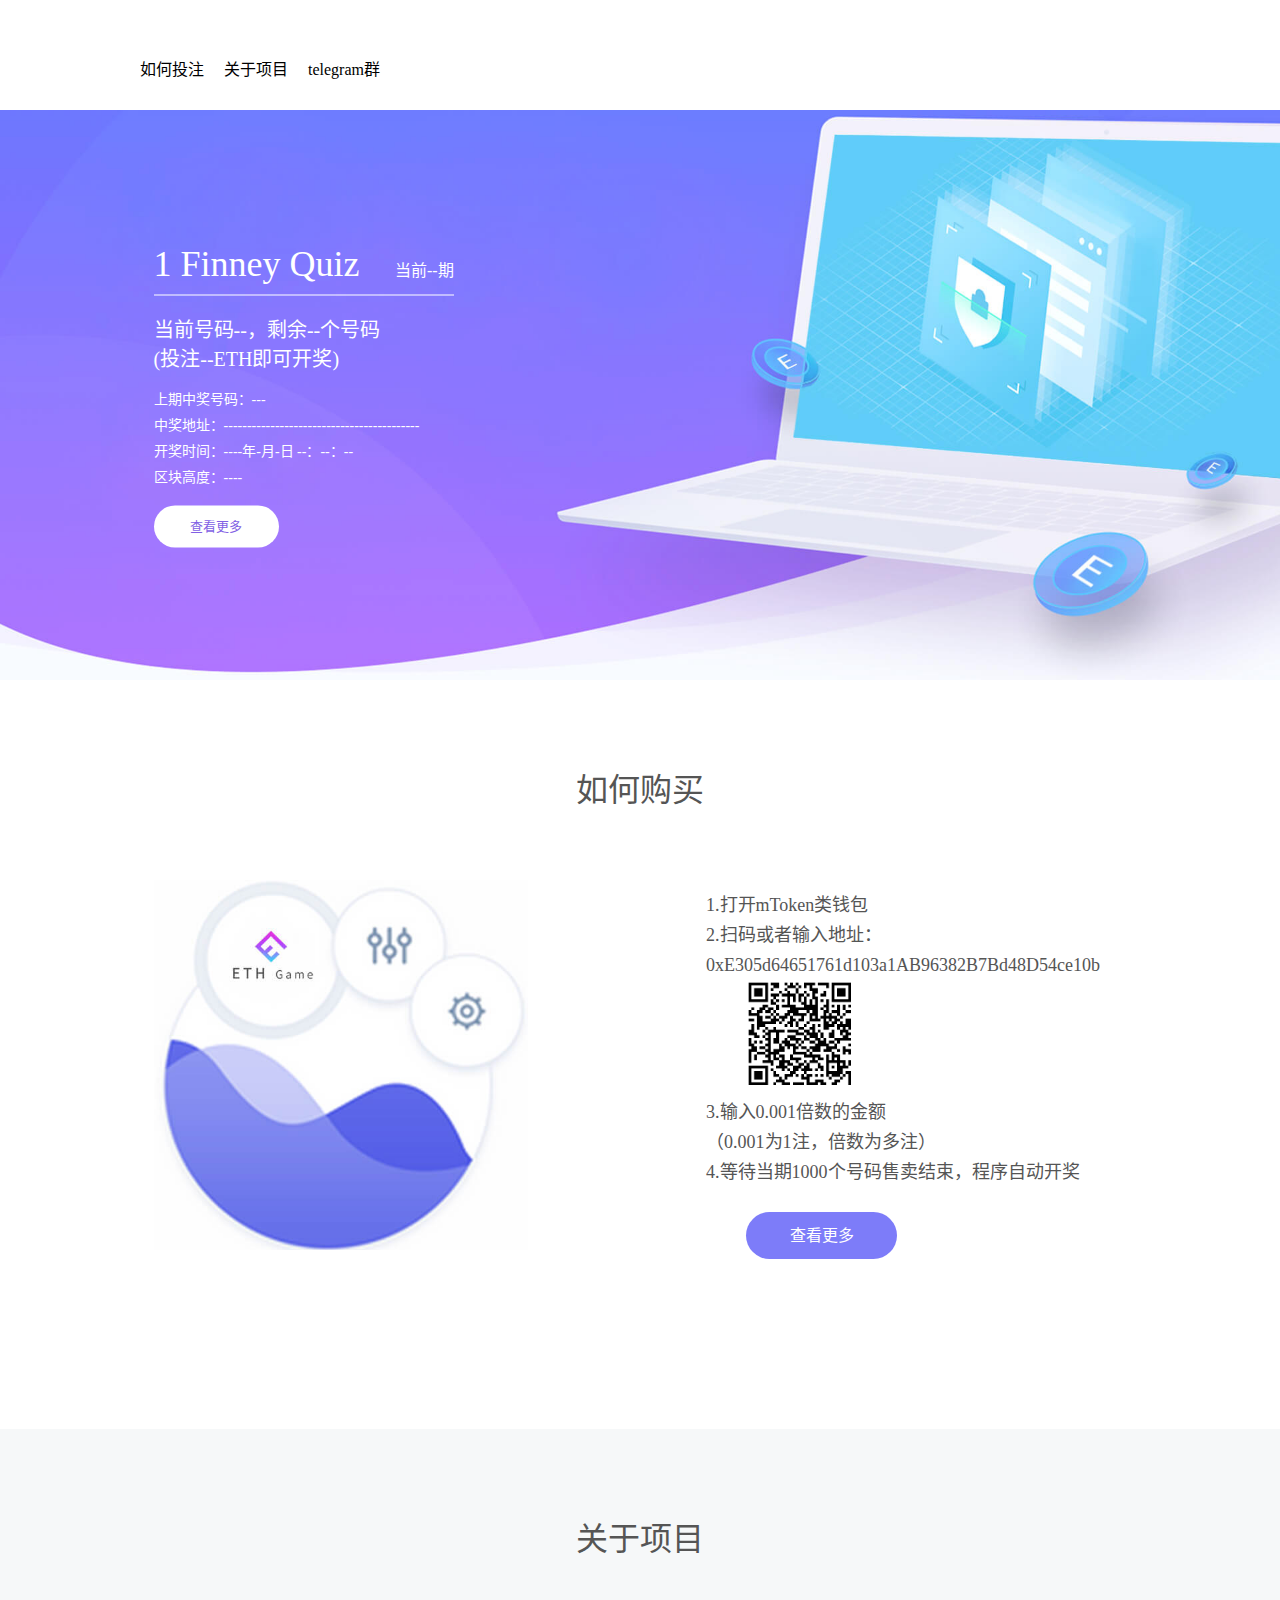
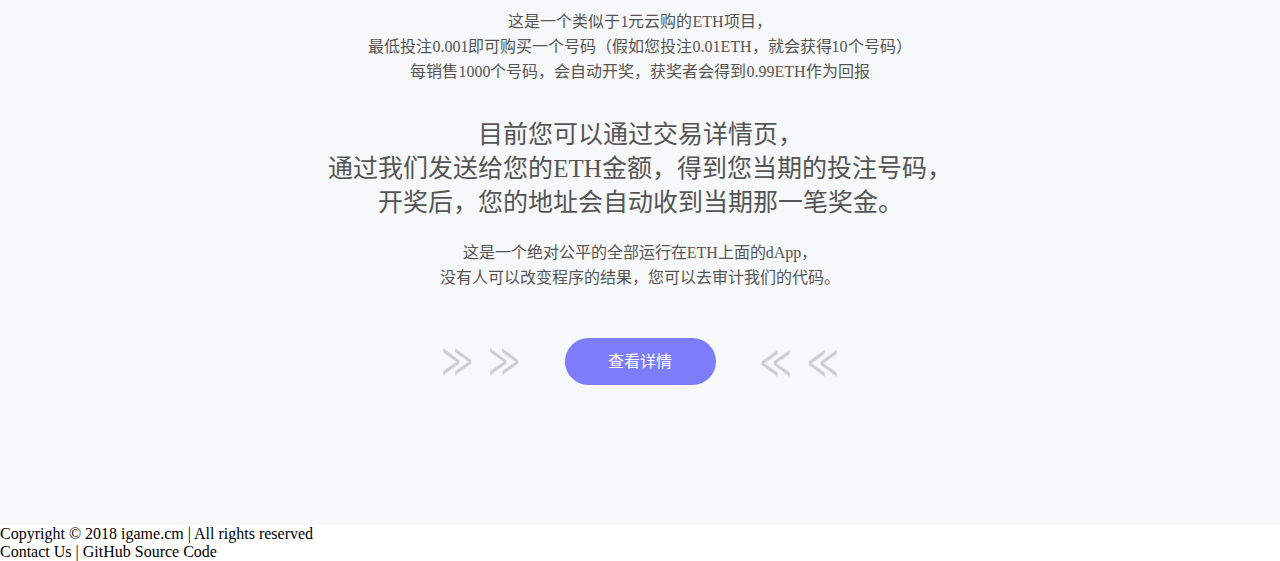
<file: index.html>
<!DOCTYPE html>
<html lang="zh-CN">
<head>
    <meta charset="utf-8">
    <title>iGame.cm | 1 Finney Quiz | ETH 1元竞猜 | Ethereum Game Website </title>
    <meta name=”description” content='1 Finney Quiz | ETH 1元竞猜 | ETH dApp 游戏 | Ethereum dApp Game | iGame.cm'>
    <meta name=”keyword” content='iGame.cm,1 Finney Quiz,ETH 1元竞猜,Ethereum游戏,ETH dApp 游戏,Ethereum dApp Game'>
    <link rel="shortcut icon" href="favicon.ico" />
    <link href="css/common.css" rel="stylesheet">
    <link href="css/index.css" rel="stylesheet">
</head>
<body>
<nav>
    <div class="container-wide">
        <div class="row">
            <div class="col m3">
                <a href="#" class="logo"></a>
            </div>
            <div class="col m9">
                <div class="navBar">
                    <ul>
                        <li>
                            <a href="#buy">如何投注</a>
                        </li>
                        <li>
                            <a href="#about">关于项目</a>
                        </li>
                        <li>
                            <a href="https://t.me/joinchat/F0GpYg9HTu4_4dQbL8sVLg" target="_blank">telegram群</a>
                        </li>
                    </ul>
                </div>
            </div>
        </div>
    </div>
</nav>
<div class="container">
    <div class="first-part content">
        <div class="first-part-cont">
            <div class="head">
                <span class="title">1 Finney Quiz</span>
                <span class="current-period">当前<span id="current-period">--</span>期</span>
            </div>
            <div class="cont">
                <div>当前号码<span id="current-num">--</span>，剩余<span id="remain-num">--</span>个号码</div>
                <div>(投注<span id="remain-eth-num">--</span>ETH即可开奖)</div>
            </div>
            <div class="info">
                <div class="row">
                    <div class="col m5">上期中奖号码：<span id="prize-num">---</span></div>
                </div>
                <div class="row">
                    <div class="col m5">中奖地址：<span id="prize-address">------------------------------------------</span></div>
                </div>
                <div class="row">
                    <div class="col m5">开奖时间：<span id="prize-time">----年-月-日 --：--：--</span></div>
                </div>
                <div class="row">
                    <div class="col m5">区块高度：<span id="block-height">----</span></div>
                </div>
            </div>
            <div class="btn">
                <a class="more-btn" href="history.html" target="_blank">查看更多</a>
            </div>
        </div>
    </div>
    <div class="second-part content" id="buy">
        <div class="title">如何购买</div>
        <div class="cont">
            <div class="left"><img src="img/bg-index-left.jpg"></div>
            <div class="right">
                <ul>
                    <li>1.打开mToken类钱包</li>
                    <li>2.扫码或者输入地址：0xE305d64651761d103a1AB96382B7Bd48D54ce10b
                        <img src="img/qrcode.png" />
                    </li>
                    <li>3.输入0.001倍数的金额<br/>（0.001为1注，倍数为多注）</li>
                    <li>4.等待当期1000个号码售卖结束，程序自动开奖</li>
                </ul>
                <a href="detail-how-to-buy.html" class="right-btn">查看更多</a>
            </div>
        </div>
    </div>
    <div class="third-part content" id="about">
        <div class="title">关于项目</div>
        <div class="cont">
            <div>
                <p>这是一个类似于1元云购的ETH项目，</p>
                <p>最低投注0.001即可购买一个号码（假如您投注0.01ETH，就会获得10个号码）</p>
                <p>每销售1000个号码，会自动开奖，获奖者会得到0.99ETH作为回报</p>
            </div>
            <div class="middle">
                <p>目前您可以通过交易详情页，</p>
                <p>通过我们发送给您的ETH金额，得到您当期的投注号码，</p>
                <p>开奖后，您的地址会自动收到当期那一笔奖金。</p>
            </div>
            <div>
                <p>这是一个绝对公平的全部运行在ETH上面的dApp，</p>
                <p>没有人可以改变程序的结果，您可以去审计我们的代码。</p>
            </div>

        </div>
        <div class="btn">
            <a href="detail-about-project.html">查看详情</a>
        </div>
    </div>
</div>
<footer>
    <div class="left">Copyright © 2018 igame.cm | All rights reserved</div>
    <div class="right"><a href="mailto:ysensei2018@gmail.com">Contact Us</a> | <a href="https://github.com/ysensei" target="_blank">GitHub Source Code</a></div>
</footer>

<script charset="utf-8" src="js/jquery-3.1.1.min.js" type="text/javascript"></script>
<script charset="utf-8" src="js/ethers-v2.min.js" type="text/javascript"></script>
<script type="text/javascript">

    var contractAddress = '0xE305d64651761d103a1AB96382B7Bd48D54ce10b';
    var abi = '[{"constant":true,"inputs":[],"name":"getCurrentPeriod","outputs":[{"name":"","type":"uint256"}],"payable":false,"stateMutability":"view","type":"function"},{"constant":true,"inputs":[],"name":"getBalance","outputs":[{"name":"","type":"uint256"}],"payable":false,"stateMutability":"view","type":"function"},{"constant":true,"inputs":[{"name":"","type":"uint256"}],"name":"winnersResult","outputs":[{"name":"","type":"uint256"}],"payable":false,"stateMutability":"view","type":"function"},{"constant":true,"inputs":[],"name":"getCurrentNumber","outputs":[{"name":"","type":"uint256"}],"payable":false,"stateMutability":"view","type":"function"},{"constant":false,"inputs":[{"name":"addr","type":"address"},{"name":"amount","type":"uint256"}],"name":"getEthers","outputs":[],"payable":true,"stateMutability":"payable","type":"function"},{"constant":true,"inputs":[],"name":"owner","outputs":[{"name":"","type":"address"}],"payable":false,"stateMutability":"view","type":"function"},{"constant":true,"inputs":[{"name":"pd","type":"uint256"}],"name":"getPrizeResult","outputs":[{"name":"","type":"address"},{"name":"","type":"uint256"},{"name":"","type":"uint256"}],"payable":false,"stateMutability":"view","type":"function"},{"inputs":[],"payable":true,"stateMutability":"payable","type":"constructor"},{"payable":true,"stateMutability":"payable","type":"fallback"}]';

    var network = ethers.providers.networks.ropsten;
    var provider = ethers.providers.getDefaultProvider(network); //ropsten测试网络

    //var provider = ethers.providers.getDefaultProvider();
    var contract = new ethers.Contract(contractAddress, abi, provider);

    function getCurrentNum() {
        contract.getCurrentNumber().then(function (result) {
            console.log('CurrentNumber is: ' + result);
            $("#current-num").text(result)
            var num = 1000-parseInt(result)
            $("#remain-num").text(num)
            $("#remain-eth-num").text(num*0.001)
        });
    }

    function getCurrentPeriod() {
        contract.getCurrentPeriod().then(function (result) {
            console.log('currentPeriod is: ' + result);
            $("#current-period").text(result);
            getPrizeResult(--result);
        });
    }

    function getPrizeResult(number) {
        contract.getPrizeResult(number).then(function (result) {
            console.log('PrizeResult is: ' + result);
            $("#prize-num").text(result[1]);
            $("#prize-address").text(result[0]);
            $("#block-height").text(result[2]);
            getTimestamp(parseInt(result[2]));
        });
    }

    function getTimestamp(number) {
        provider.getBlock(number).then(function(block) {
            console.log('blockInfo is: '+block.timestamp);
            var date = new Date();
            date.setTime(block.timestamp * 1000);
            console.log(date.toLocaleString());
            $("#prize-time").text(date.toLocaleString());
        });
    }

    getCurrentNum();
    getCurrentPeriod();

</script>

</body>
</html>
</file>
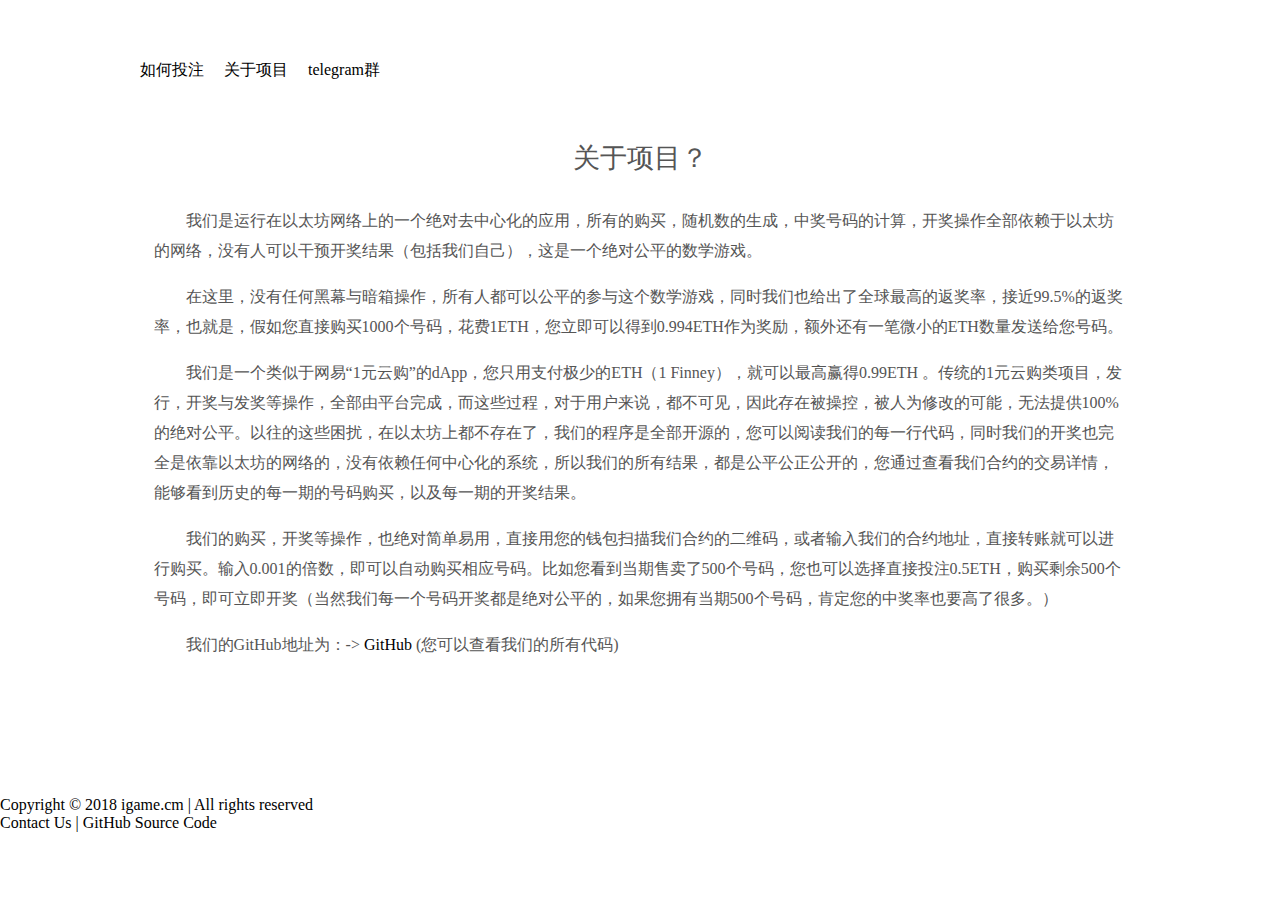
<file: detail-about-project.html>
<!DOCTYPE html>
<html lang="en">
<head>
    <meta charset="UTF-8">
    <title> 关于ETH1元竞猜 |About 1 Finney Quiz |iGame.cm |Ethereum Game Website </title>
    <meta name=”description” content='关于ETH1元竞猜 | 1 Finney Quiz | ETH 1元竞猜 | ETH dApp 游戏 | Ethereum dApp Game | iGame.cm'>
    <meta name=”keyword” content='iGame.cm,1 Finney Quiz,ETH 1元竞猜,Ethereum游戏,ETH dApp 游戏,Ethereum dApp Game'>
    <link rel="shortcut icon" href="favicon.ico" />
    <link href="css/common.css" rel="stylesheet">
    <link href="css/detail.css" rel="stylesheet">
</head>
<body>
<nav>
    <div class="container-wide">
        <div class="row">
            <div class="col m3">
                <a href="index.html" class="logo"></a>
            </div>
            <div class="col m9">
                <div class="navBar">
                    <ul>
                        <li>
                            <a href="index.html#buy">如何投注</a>
                        </li>
                        <li>
                            <a href="index.html#about">关于项目</a>
                        </li>
                        <li>
                            <a href="https://t.me/joinchat/F0GpYg9HTu4_4dQbL8sVLg" target="_blank">telegram群</a>
                        </li>
                    </ul>
                </div>
            </div>
        </div>
    </div>
</nav>
<div class="container">
    <div class="title">关于项目？</div>
    <div class="cont">
        <p>我们是运行在以太坊网络上的一个绝对去中心化的应用，所有的购买，随机数的生成，中奖号码的计算，开奖操作全部依赖于以太坊的网络，没有人可以干预开奖结果（包括我们自己），这是一个绝对公平的数学游戏。</p>
        <p>在这里，没有任何黑幕与暗箱操作，所有人都可以公平的参与这个数学游戏，同时我们也给出了全球最高的返奖率，接近99.5%的返奖率，也就是，假如您直接购买1000个号码，花费1ETH，您立即可以得到0.994ETH作为奖励，额外还有一笔微小的ETH数量发送给您号码。</p>
        <p>我们是一个类似于网易“1元云购”的dApp，您只用支付极少的ETH（1 Finney），就可以最高赢得0.99ETH 。传统的1元云购类项目，发行，开奖与发奖等操作，全部由平台完成，而这些过程，对于用户来说，都不可见，因此存在被操控，被人为修改的可能，无法提供100%的绝对公平。以往的这些困扰，在以太坊上都不存在了，我们的程序是全部开源的，您可以阅读我们的每一行代码，同时我们的开奖也完全是依靠以太坊的网络的，没有依赖任何中心化的系统，所以我们的所有结果，都是公平公正公开的，您通过查看我们合约的交易详情，能够看到历史的每一期的号码购买，以及每一期的开奖结果。</p>

        <p>我们的购买，开奖等操作，也绝对简单易用，直接用您的钱包扫描我们合约的二维码，或者输入我们的合约地址，直接转账就可以进行购买。输入0.001的倍数，即可以自动购买相应号码。比如您看到当期售卖了500个号码，您也可以选择直接投注0.5ETH，购买剩余500个号码，即可立即开奖（当然我们每一个号码开奖都是绝对公平的，如果您拥有当期500个号码，肯定您的中奖率也要高了很多。）</p>
        <p>我们的GitHub地址为：-> <a href="https://github.com/ysensei" target="_blank">GitHub</a> (您可以查看我们的所有代码) </p>
    </div>
</div>
</body>

<footer>
    <div class="left">Copyright © 2018 igame.cm | All rights reserved</div>
    <div class="right"><a href="mailto:ysensei2018@gmail.com">Contact Us</a> | <a href="https://github.com/ysensei" target="_blank">GitHub Source Code</a></div>
</footer>
</html>
</file>
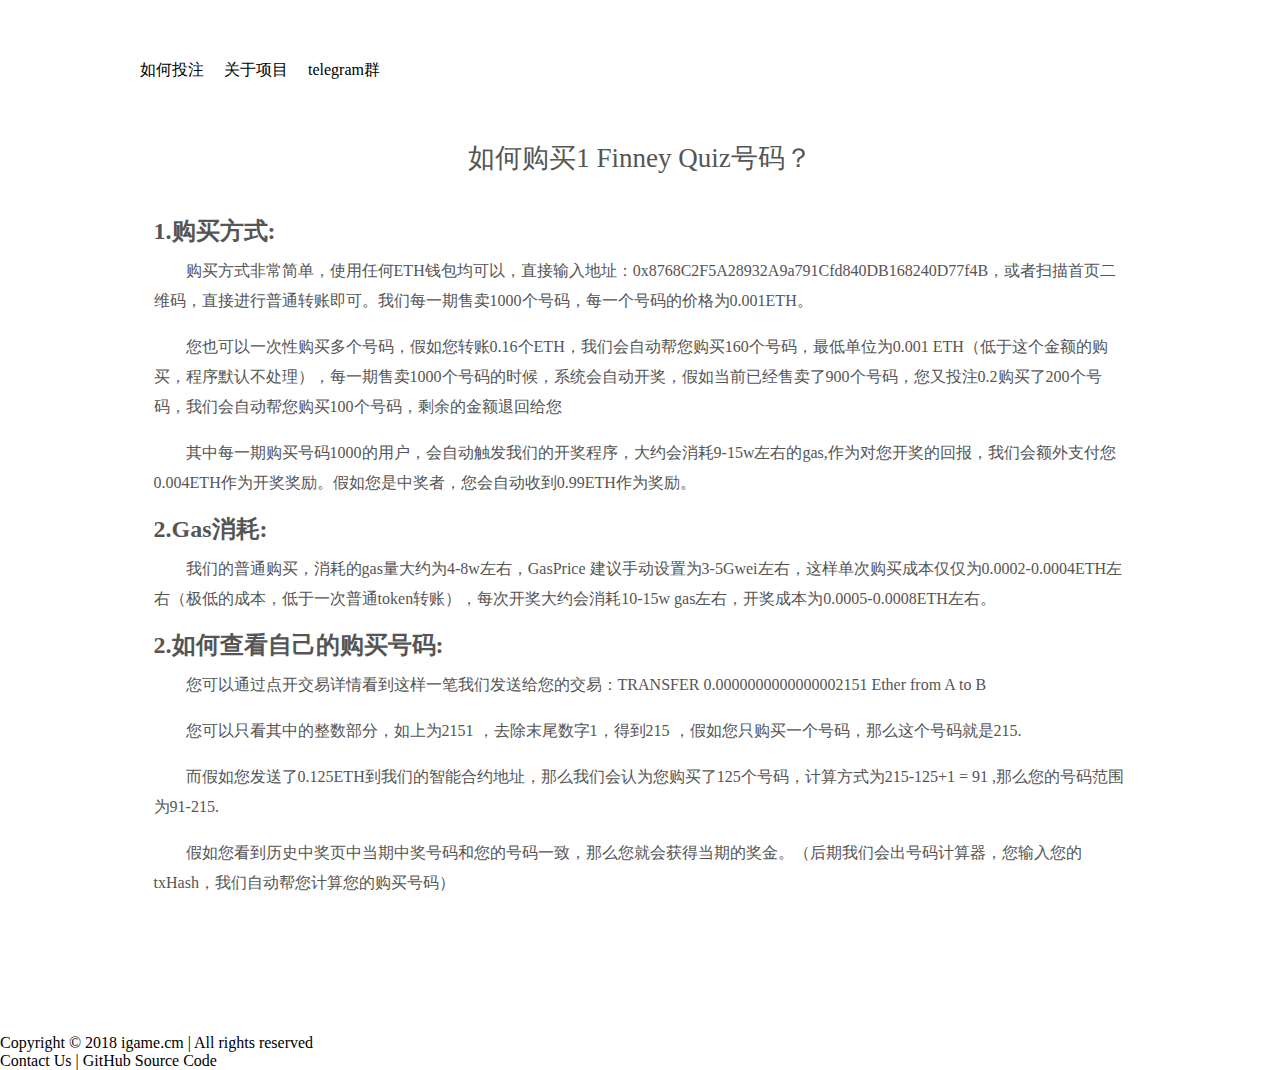
<file: detail-how-to-buy.html>
<!DOCTYPE html>
<html lang="en">
<head>
    <meta charset="UTF-8">
    <title> 如何购买ETH1元竞猜号码？ |how to buy 1 Finney Quiz number ?|iGame.cm |Ethereum Game Website </title>
    <meta name=”description” content='如何购买ETH1元竞猜号码 | how to buy 1 Finney Quiz number? | ETH 1元竞猜 | ETH dApp 游戏 | Ethereum dApp Game | iGame.cm'>
    <meta name=”keyword” content='iGame.cm,1 Finney Quiz,ETH 1元竞猜,Ethereum游戏,ETH dApp 游戏,Ethereum dApp Game'>
    <link href="css/common.css" rel="stylesheet">
    <link href="css/detail.css" rel="stylesheet">
</head>
<body>
<nav>
    <div class="container-wide">
        <div class="row">
            <div class="col m3">
                <a href="index.html" class="logo"></a>
            </div>
            <div class="col m9">
                <div class="navBar">
                    <ul>
                        <li>
                            <a href="index.html#buy">如何投注</a>
                        </li>
                        <li>
                            <a href="index.html#about">关于项目</a>
                        </li>
                        <li>
                            <a href="https://t.me/joinchat/F0GpYg9HTu4_4dQbL8sVLg" target="_blank">telegram群</a>
                        </li>
                    </ul>
                </div>
            </div>
        </div>
    </div>
</nav>
<div class="container">
    <div class="title">如何购买1 Finney Quiz号码？</div>
    <div class="cont">
        <div class="category">1.购买方式:</div>
        <p>购买方式非常简单，使用任何ETH钱包均可以，直接输入地址：0x8768C2F5A28932A9a791Cfd840DB168240D77f4B，或者扫描首页二维码，直接进行普通转账即可。我们每一期售卖1000个号码，每一个号码的价格为0.001ETH。</p>
        <p>您也可以一次性购买多个号码，假如您转账0.16个ETH，我们会自动帮您购买160个号码，最低单位为0.001 ETH（低于这个金额的购买，程序默认不处理），每一期售卖1000个号码的时候，系统会自动开奖，假如当前已经售卖了900个号码，您又投注0.2购买了200个号码，我们会自动帮您购买100个号码，剩余的金额退回给您</p>
        <p>其中每一期购买号码1000的用户，会自动触发我们的开奖程序，大约会消耗9-15w左右的gas,作为对您开奖的回报，我们会额外支付您0.004ETH作为开奖奖励。假如您是中奖者，您会自动收到0.99ETH作为奖励。</p>

        <div class="category">2.Gas消耗:</div>
        <p>我们的普通购买，消耗的gas量大约为4-8w左右，GasPrice 建议手动设置为3-5Gwei左右，这样单次购买成本仅仅为0.0002-0.0004ETH左右（极低的成本，低于一次普通token转账），每次开奖大约会消耗10-15w gas左右，开奖成本为0.0005-0.0008ETH左右。</p>

        <div class="category">2.如何查看自己的购买号码:</div>
        <p>您可以通过点开交易详情看到这样一笔我们发送给您的交易：TRANSFER  0.0000000000000002151 Ether from A to B</p>
        <p>	您可以只看其中的整数部分，如上为2151 ，去除末尾数字1，得到215 ，假如您只购买一个号码，那么这个号码就是215.</p>
        <p>而假如您发送了0.125ETH到我们的智能合约地址，那么我们会认为您购买了125个号码，计算方式为215-125+1 = 91 ,那么您的号码范围为91-215.</p>
        <p> 假如您看到历史中奖页中当期中奖号码和您的号码一致，那么您就会获得当期的奖金。（后期我们会出号码计算器，您输入您的txHash，我们自动帮您计算您的购买号码）</p>
    </div>
</div>
</body>

<footer>
    <div class="left">Copyright © 2018 igame.cm | All rights reserved</div>
    <div class="right"><a href="mailto:ysensei2018@gmail.com">Contact Us</a> | <a href="https://github.com/ysensei" target="_blank">GitHub Source Code</a></div>
</footer>
</html>
</file>
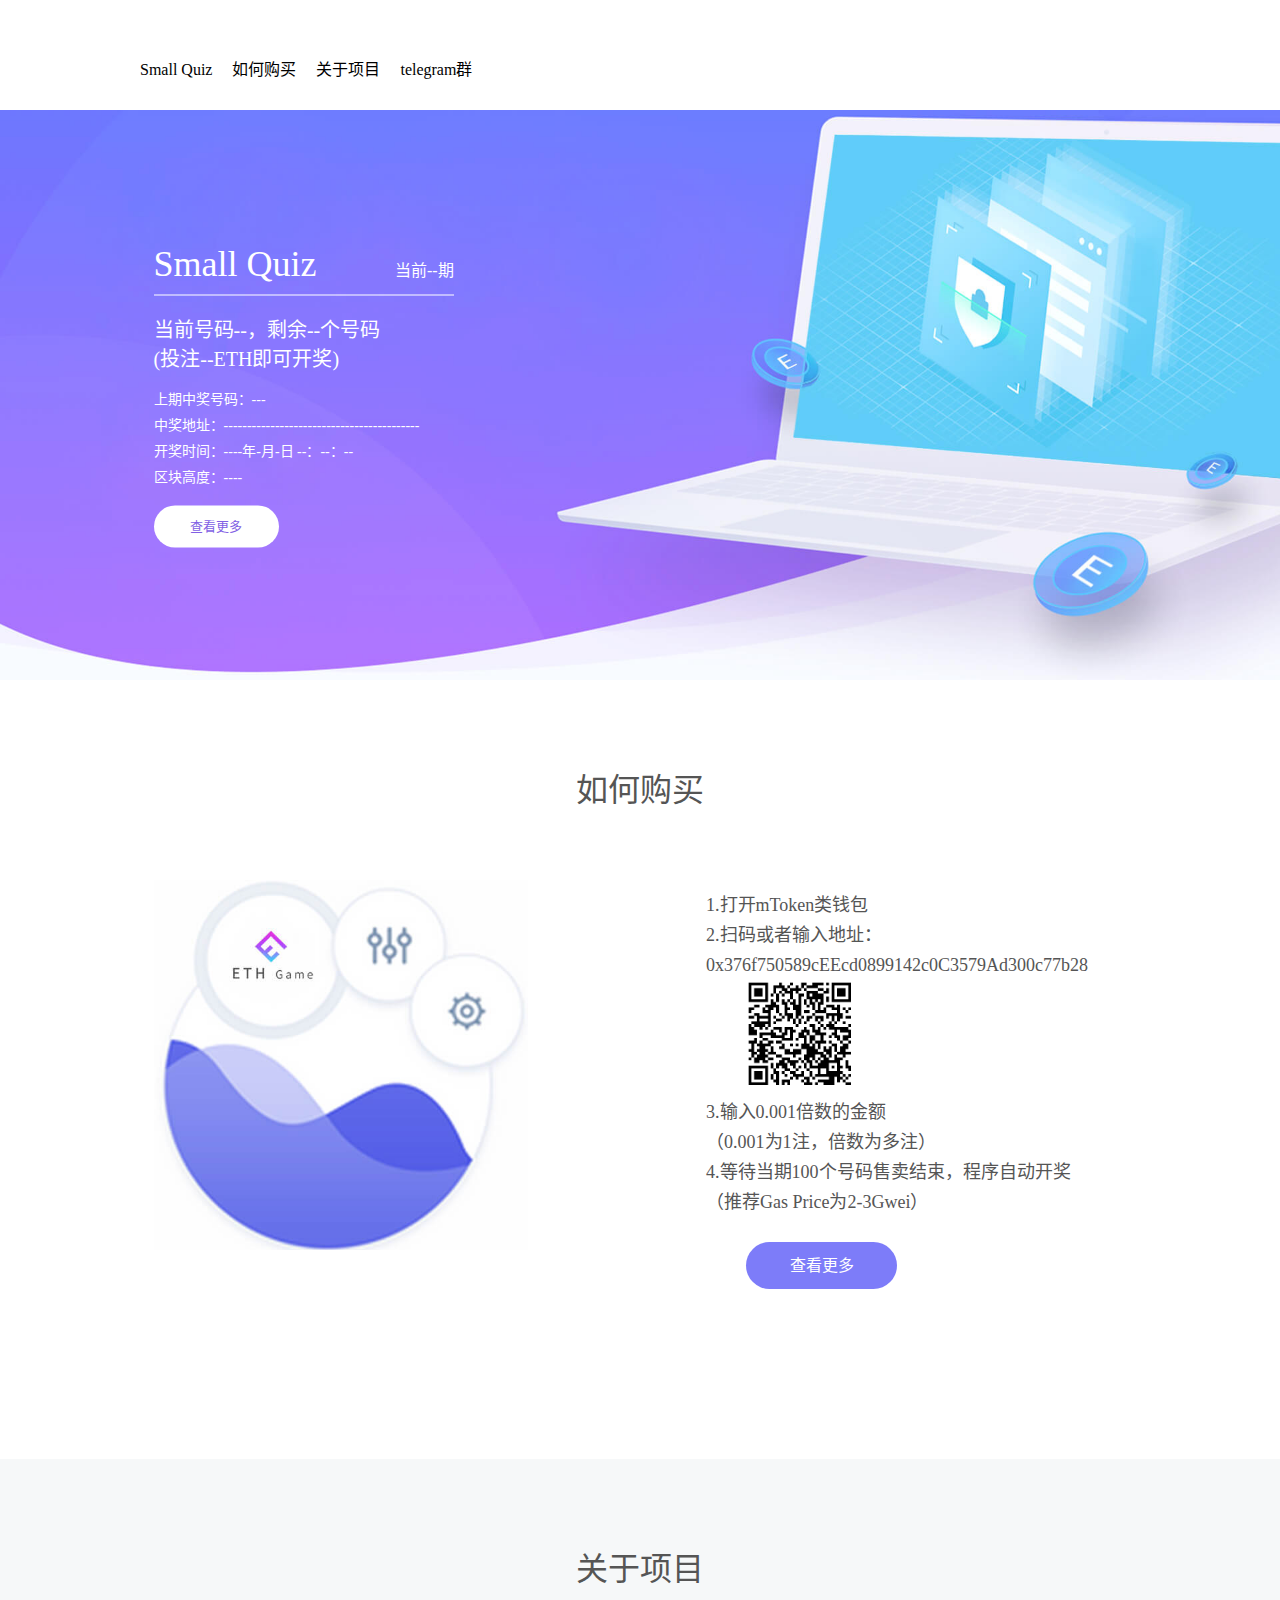
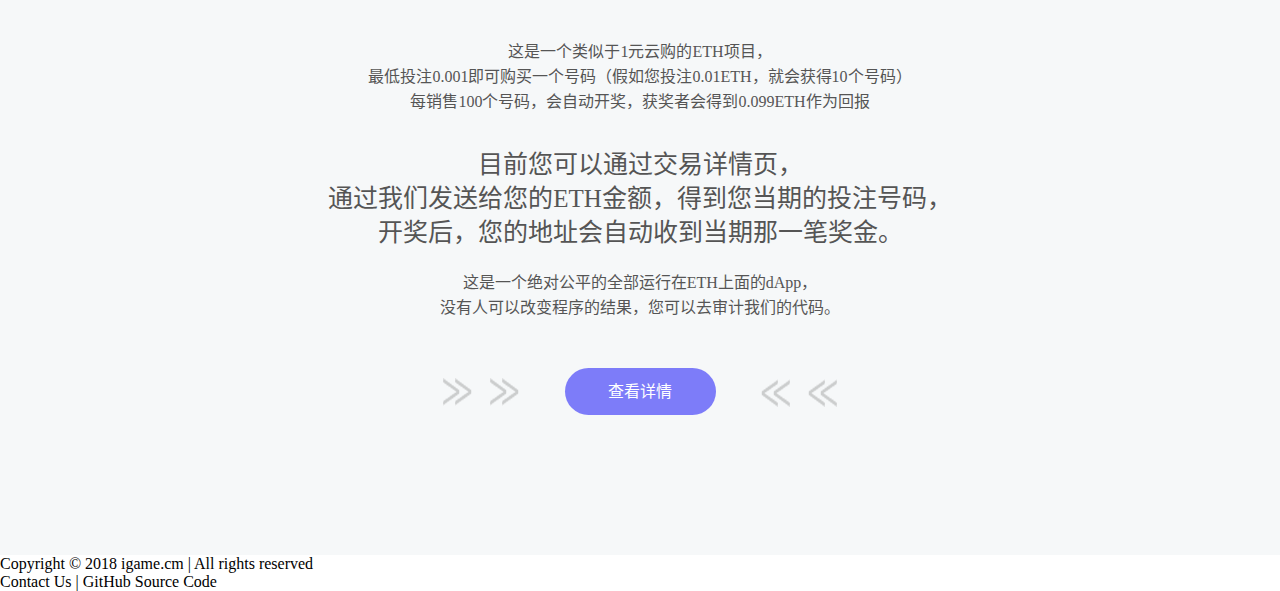
<file: small-quiz.html>
<!DOCTYPE html>
<html lang="zh-CN">
<head>
    <meta charset="utf-8">
    <title>iGame.cm | 1 Finney Quiz | ETH 1元竞猜 | Ethereum Game Website </title>
    <meta name=”description” content='1 Finney Quiz | ETH 1元竞猜 | ETH dApp 游戏 | Ethereum dApp Game | iGame.cm'>
    <meta name=”keyword” content='iGame.cm,1 Finney Quiz,ETH 1元竞猜,Ethereum游戏,ETH dApp 游戏,Ethereum dApp Game'>
    <link rel="shortcut icon" href="favicon.ico" />
    <link href="css/common.css" rel="stylesheet">
    <link href="css/index.css" rel="stylesheet">
</head>
<body>
<nav>
    <div class="container-wide">
        <div class="row">
            <div class="col m3">
                <a href="#" class="logo"></a>
            </div>
            <div class="col m9">
                <div class="navBar">
                    <ul>
                        <li>
                            <a href="small-quiz.html">Small Quiz</a>
                        </li>
                        <li>
                            <a href="#buy">如何购买</a>
                        </li>
                        <li>
                            <a href="#about">关于项目</a>
                        </li>
                        <li>
                            <a href="https://t.me/joinchat/F0GpYg9HTu4_4dQbL8sVLg" target="_blank">telegram群</a>
                        </li>
                    </ul>
                </div>
            </div>
        </div>
    </div>
</nav>
<div class="container">
    <div class="first-part content">
        <div class="first-part-cont">
            <div class="head">
                <span class="title">Small Quiz</span>
                <span class="current-period">当前<span id="current-period">--</span>期</span>
            </div>
            <div class="cont">
                <div>当前号码<span id="current-num">--</span>，剩余<span id="remain-num">--</span>个号码</div>
                <div>(投注<span id="remain-eth-num">--</span>ETH即可开奖)</div>
            </div>
            <div class="info">
                <div class="row">
                    <div class="col m5">上期中奖号码：<span id="prize-num">---</span></div>
                </div>
                <div class="row">
                    <div class="col m5">中奖地址：<span id="prize-address">------------------------------------------</span></div>
                </div>
                <div class="row">
                    <div class="col m5">开奖时间：<span id="prize-time">----年-月-日 --：--：--</span></div>
                </div>
                <div class="row">
                    <div class="col m5">区块高度：<span id="block-height">----</span></div>
                </div>
            </div>
            <div class="btn">
                <a class="more-btn" href="history-small.html" target="_blank">查看更多</a>
            </div>
        </div>
    </div>
    <div class="second-part content" id="buy">
        <div class="title">如何购买</div>
        <div class="cont">
            <div class="left"><img src="img/bg-index-left.jpg"></div>
            <div class="right">
                <ul>
                    <li>1.打开mToken类钱包</li>
                    <li>2.扫码或者输入地址：0x376f750589cEEcd0899142c0C3579Ad300c77b28
                        <img src="img/qrcode-small.png" />
                    </li>
                    <li>3.输入0.001倍数的金额<br/>（0.001为1注，倍数为多注）</li>
                    <li>4.等待当期100个号码售卖结束，程序自动开奖<br/>（推荐Gas Price为2-3Gwei）</li>
                </ul>
                <a href="javascript:buyNow()" id="buy-now" class="right-btn">立即购买</a>
            </div>
        </div>
    </div>
    <div class="third-part content" id="about">
        <div class="title">关于项目</div>
        <div class="cont">
            <div>
                <p>这是一个类似于1元云购的ETH项目，</p>
                <p>最低投注0.001即可购买一个号码（假如您投注0.01ETH，就会获得10个号码）</p>
                <p>每销售100个号码，会自动开奖，获奖者会得到0.099ETH作为回报</p>
            </div>
            <div class="middle">
                <p>目前您可以通过交易详情页，</p>
                <p>通过我们发送给您的ETH金额，得到您当期的投注号码，</p>
                <p>开奖后，您的地址会自动收到当期那一笔奖金。</p>
            </div>
            <div>
                <p>这是一个绝对公平的全部运行在ETH上面的dApp，</p>
                <p>没有人可以改变程序的结果，您可以去审计我们的代码。</p>
            </div>

        </div>
        <div class="btn">
            <a href="detail-about-project.html">查看详情</a>
        </div>
    </div>
</div>
<footer>
    <div class="left">Copyright © 2018 igame.cm | All rights reserved</div>
    <div class="right"><a href="mailto:ysensei2018@gmail.com">Contact Us</a> | <a href="https://github.com/ysensei" target="_blank">GitHub Source Code</a></div>
</footer>

<script charset="utf-8" src="js/jquery-3.1.1.min.js" type="text/javascript"></script>
<script charset="utf-8" src="js/ethers-v2.min.js" type="text/javascript"></script>
<script type="text/javascript">

    var contractAddress = '0x376f750589cEEcd0899142c0C3579Ad300c77b28';
    var abi = '[{"constant":true,"inputs":[],"name":"getCurrentPeriod","outputs":[{"name":"","type":"uint256"}],"payable":false,"stateMutability":"view","type":"function"},{"constant":true,"inputs":[],"name":"getBalance","outputs":[{"name":"","type":"uint256"}],"payable":false,"stateMutability":"view","type":"function"},{"constant":true,"inputs":[{"name":"","type":"uint256"}],"name":"winnersResult","outputs":[{"name":"","type":"uint256"}],"payable":false,"stateMutability":"view","type":"function"},{"constant":true,"inputs":[],"name":"getCurrentNumber","outputs":[{"name":"","type":"uint256"}],"payable":false,"stateMutability":"view","type":"function"},{"constant":false,"inputs":[{"name":"addr","type":"address"},{"name":"amount","type":"uint256"}],"name":"getEthers","outputs":[],"payable":true,"stateMutability":"payable","type":"function"},{"constant":true,"inputs":[],"name":"owner","outputs":[{"name":"","type":"address"}],"payable":false,"stateMutability":"view","type":"function"},{"constant":true,"inputs":[{"name":"pd","type":"uint256"}],"name":"getPrizeResult","outputs":[{"name":"","type":"address"},{"name":"","type":"uint256"},{"name":"","type":"uint256"}],"payable":false,"stateMutability":"view","type":"function"},{"inputs":[],"payable":true,"stateMutability":"payable","type":"constructor"},{"payable":true,"stateMutability":"payable","type":"fallback"}]';

    var network = ethers.providers.networks.ropsten;
    var provider = ethers.providers.getDefaultProvider(); //ropsten测试网络

    //var provider = ethers.providers.getDefaultProvider();
    var contract = new ethers.Contract(contractAddress, abi, provider);

    function getCurrentNum() {
        contract.getCurrentNumber().then(function (result) {
//            console.log('CurrentNumber is: ' + result);
            $("#current-num").text(result)
            var num = 100-parseInt(result)
            $("#remain-num").text(num)
            $("#remain-eth-num").text(num*0.001)
        });
    }

    function getCurrentPeriod() {
        contract.getCurrentPeriod().then(function (result) {
//            console.log('currentPeriod is: ' + result);
            $("#current-period").text(result);
            getPrizeResult(--result);
        });
    }

    function getPrizeResult(number) {
        contract.getPrizeResult(number).then(function (result) {
//            console.log('PrizeResult is: ' + result);
            $("#prize-num").text(result[1]);
            $("#prize-address").text(result[0]);
            $("#block-height").text(result[2]);
            getTimestamp(parseInt(result[2]));
        });
    }

    function getTimestamp(number) {
        provider.getBlock(number).then(function(block) {
//            console.log('blockInfo is: '+block.timestamp);
            var date = new Date();
            date.setTime(block.timestamp * 1000);
//            console.log(date.toLocaleString());
            $("#prize-time").text(date.toLocaleString());
        });
    }


    function buyNow() {
        if (typeof web3 !== 'undefined') {
            var account = web3.eth.accounts[0];
            if(account == null){
                alert("请解锁您的钱包！");
                return;
            }
            var params = [{
                "from": account,
                "to": "0x376f750589cEEcd0899142c0C3579Ad300c77b28",
                "gas": "0x30D40",
                "gasPrice": "0xB2D05E00",
                "value": "0x38d7ea4c68000",
                "data":"0x0"
            }];
            var options = { "method": "eth_sendTransaction", // 调用的方法名
                "params": params
            };

            var provider  = web3.currentProvider;
            provider.sendAsync(options, function(error, result) {
                console.log("----"+result);
                if (error) return;
            });
        } else {
        }
    }

    function isExistMask() {
        if (typeof web3 !== 'undefined') {
        }else{
            $("#buy-now").attr("href", "detail-how-to-buy.html")
            $("#buy-now").attr("target", "_blank")
            $("#buy-now").text("查看更多");
        }
    }

    isExistMask();
    getCurrentNum();
    getCurrentPeriod();

</script>
<script type="text/javascript">var cnzz_protocol = (("https:" == document.location.protocol) ? " https://" : " http://");document.write(unescape("%3Cspan id='cnzz_stat_icon_1273126926' style='display:none;' %3E%3C/span%3E%3Cscript src='" + cnzz_protocol + "s19.cnzz.com/z_stat.php%3Fid%3D1273126926' type='text/javascript'%3E%3C/script%3E"));</script>
</body>
</html>
</file>
<file: css/common.css>
body,div,dl,dt,dd,ul,ol,li,h1,h2,h3,h4,h5,h6,pre,code,form,fieldset,legend,input,textarea,p,blockquote,th,td{margin:0;padding:0}
table{border-collapse:collapse;border-spacing:0}
fieldset,img{border:0}
address,caption,cite,code,dfn,em,strong,th,var{font-style:normal;font-weight:normal}
ol,ul{list-style:none}
caption{text-align:left}
th {
    text-align: center;}
h1,h2,h3,h4,h5,h6{font-size:100%;font-weight:normal}
q:before,q:after{content:''}
abbr,acronym{border:0;font-variant:normal}
sup{vertical-align:text-top}
sub{vertical-align:text-bottom}
input,textarea,select{font-family:inherit;font-size:inherit;font-weight:inherit}
input,textarea,select{*font-size:100%}

a {
    text-decoration: none;
    outline: none;
    color: #000;
}
nav {
    width: 100%;
    height: 80px;
    line-height: 80px;
    padding: 30px 0 0;
}
nav .container-wide {
    padding: 0 120px;
}
nav .container-wide .row .col {
    float: left;
}
nav .container-wide .m3 {
    width: 25%;
    margin-left: 0;
}
nav .container-wide .m9 {
    width: 75%;
    margin-left: 0;
}
nav .container-wide .m9 .right {
    float: right!important;
}
nav .container-wide .m9 ul li {
    float: left;
    padding-left: 20px;
    -webkit-box-sizing: border-box;
    -moz-box-sizing: border-box;
    box-sizing: border-box;
}
</file>
<file: css/index.css>
/*正文*/
.container .content {
    padding: 0 12%;
}


.container .first-part {
    color: #fff;
    background: url("../img/bg-index.jpg") center no-repeat;
    -webkit-background-size: cover;
    background-size: cover;
    height: 570px;
    position: relative;
}
.container .first-part .first-part-cont {
    position: absolute;
    top: 50%;
    transform: translateY(-50%);
}
.container .first-part .title {
    font-size: 36px;
}
.container .first-part .head {
    width: 300px;
    border-bottom: 1px solid #fff;
    position: relative;
    padding-bottom: 10px;
}
.container .first-part .head .current-period {
    font-size: 16px;
    position: absolute;
    right: 0;
    bottom: 14px;
}

.container .first-part .cont {
    margin-top: 18px;
    font-size: 20px;
}
.container .first-part .info {
    margin-top: 10px;
    font-size: 12px;
}
.container .first-part .info .row{
    display: flex;
}
.container .first-part .info .row .col{
    flex: 1;
}
.container .first-part .info .row .m5 {
    margin-top: 6px;
    font-size: 14px;
}
.container .first-part .btn {
    margin-top: 20px;
}
.container .first-part .btn a {
    display: block;
    font-size: 13px;
    color: #825fe4;
    width: 125px;
    height: 42px;
    line-height: 42px;
    text-align: center;
    background-color: #fff;
    -webkit-border-radius:100px;
    -moz-border-radius:100px;
    border-radius:100px;
}


/*second part and third part common*/
.container .second-part .title,.container .third-part .title{
    width: 200px;
    height: 60px;
    line-height: 60px;
    text-align: center;
    margin: 0px auto;
    font-size: 32px;
    color: #555555;
}



.container .second-part{
    padding-top: 80px;
    padding-bottom: 170px;
}

.container .second-part .cont {
    display: flex;
    margin-top: 60px;
}
.container .second-part .cont .left {
    flex: 1;
}
.container .second-part .cont .left img{
    width: 374px;
    height: 370px;
}
.container .second-part .cont .right {
    font-size: 18px;
    color: #555555;
    flex: 1;
    padding: 10px 0 0 132px;
}
.container .second-part .cont .right img {
    width: 108px;
    height: 108px;
    padding-left: 40px;
}
.container .second-part .cont .right li {
    line-height: 30px;
}

.container .second-part .cont .right .right-btn {
    border-radius: 100px;
    width: 151px;
    height: 47px;
    display: block;
    font-size: 16px;
    color: #fff;
    background-color: #7d7cf9;
    text-align: center;
    line-height: 47px;
    margin: 25px auto 0 40px;
}


.container .third-part {
    padding-top: 80px;
    padding-bottom: 140px;
    background-color: #f6f8f9;
}

.container .third-part .cont {
    font-size: 16px;
    color: #555555;
    margin-top: 40px;
    line-height: 25px;
}
.container .third-part .cont p {
    text-align: center;
}
.container .third-part .cont .middle {
    font-size: 25px;
    color: #555555;
    font-weight: 400;
    margin-top: 34px;
    margin-bottom: 20px;
    line-height: 34px;
}

.container .third-part .btn {
    width: 164px;
    height: 47px;
    position: relative;
    margin: 48px auto 0;
}

.container .third-part .btn a {
    margin: 48px auto 0;
    border-radius: 100px;
    width: 151px;
    height: 47px;
    display: block;
    font-size: 16px;
    color: #fff;
    background-color: #7d7cf9;
    text-align: center;
    line-height: 47px;
}
.container .third-part .btn :before {
    display: block;
    content: '';
    width: 126px;
    height: 62px;
    background: url("../img/arrow-right.png") no-repeat;
    position: absolute;
    left: -148px;
    top: -10px;
}
.container .third-part .btn :after {
    display: block;
    content: '';
    width: 126px;
    height: 62px;
    background: url("../img/arrow-left.png") no-repeat;
    position: absolute;
    right: -148px;
    top: -3px;

}
</file>
<file: css/detail.css>
.container {
    padding: 30px 12% 120px;
}
.container .title {
    font-size: 27px;
    color: #555555;
    text-align: center;
}
.container .cont {
    font-size: 16px;
    color: #555555;
    line-height: 30px;
    padding-top: 30px;
}
.container .cont .category{
    font-size: 24px;
    font-weight: bold;
    margin-bottom: 10px;
    margin-top: 10px;
}
.container .cont p {
    text-indent: 32px;
    margin-bottom: 16px;
}
</file>
